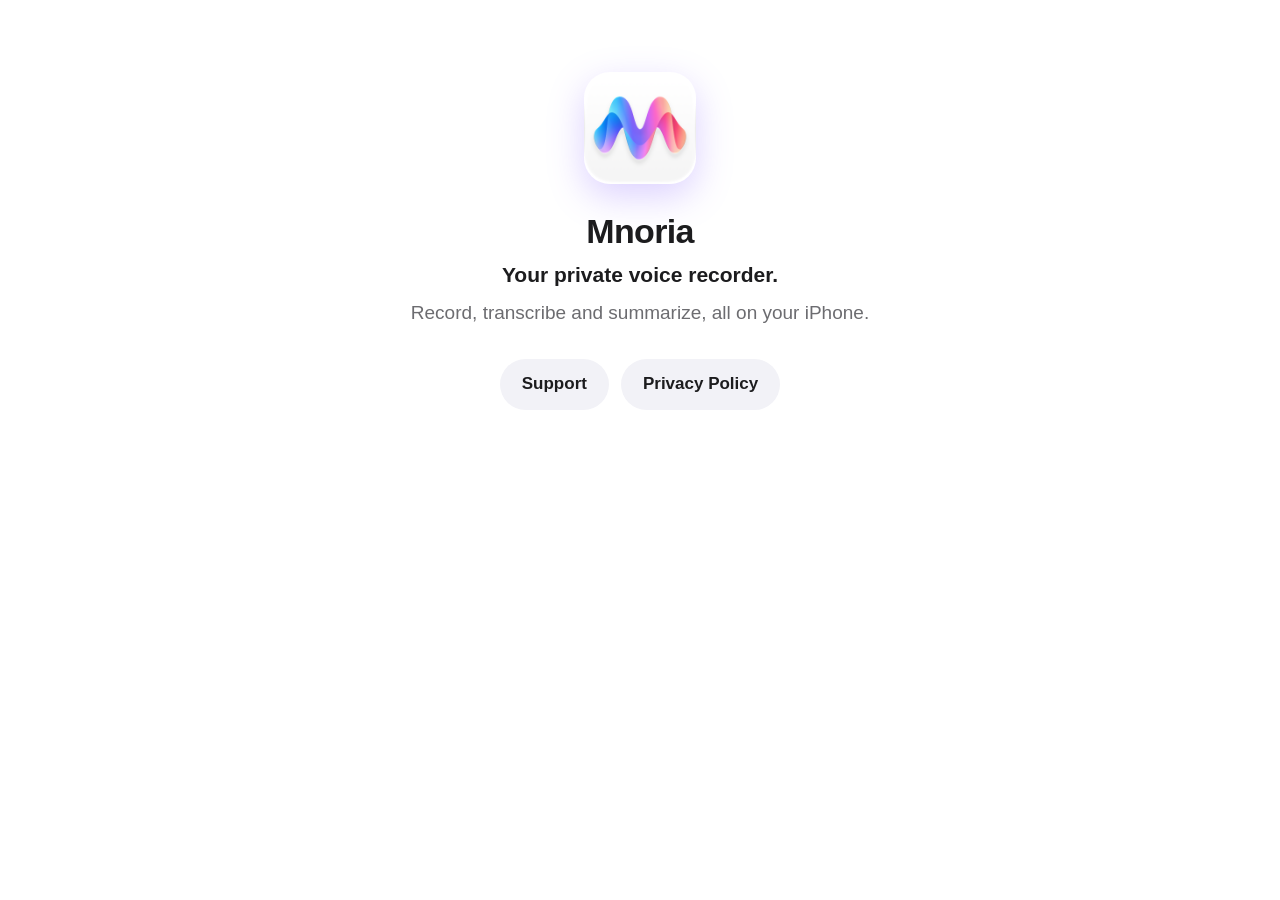
<file: index.html>
<!DOCTYPE html>
<html lang="en">
<head>
<meta charset="utf-8">
<meta name="viewport" content="width=device-width, initial-scale=1">
<title>Mnoria</title>
<meta name="description" content="Record, transcribe and summarize privately on your iPhone.">
<link rel="icon" href="icon.png">
<link rel="apple-touch-icon" href="icon.png">
<link rel="stylesheet" href="style.css">
</head>
<body>
<main>
  <div class="hero">
    <img src="icon.png" alt="Mnoria icon">
    <h1>Mnoria</h1>
    <p class="slogan">Your private voice recorder.</p>
    <p>Record, transcribe and summarize, all on your iPhone.</p>
  </div>
  <div class="links">
    <a href="support.html">Support</a>
    <a href="privacy.html">Privacy Policy</a>
  </div>
</main>
</body>
</html>
</file>
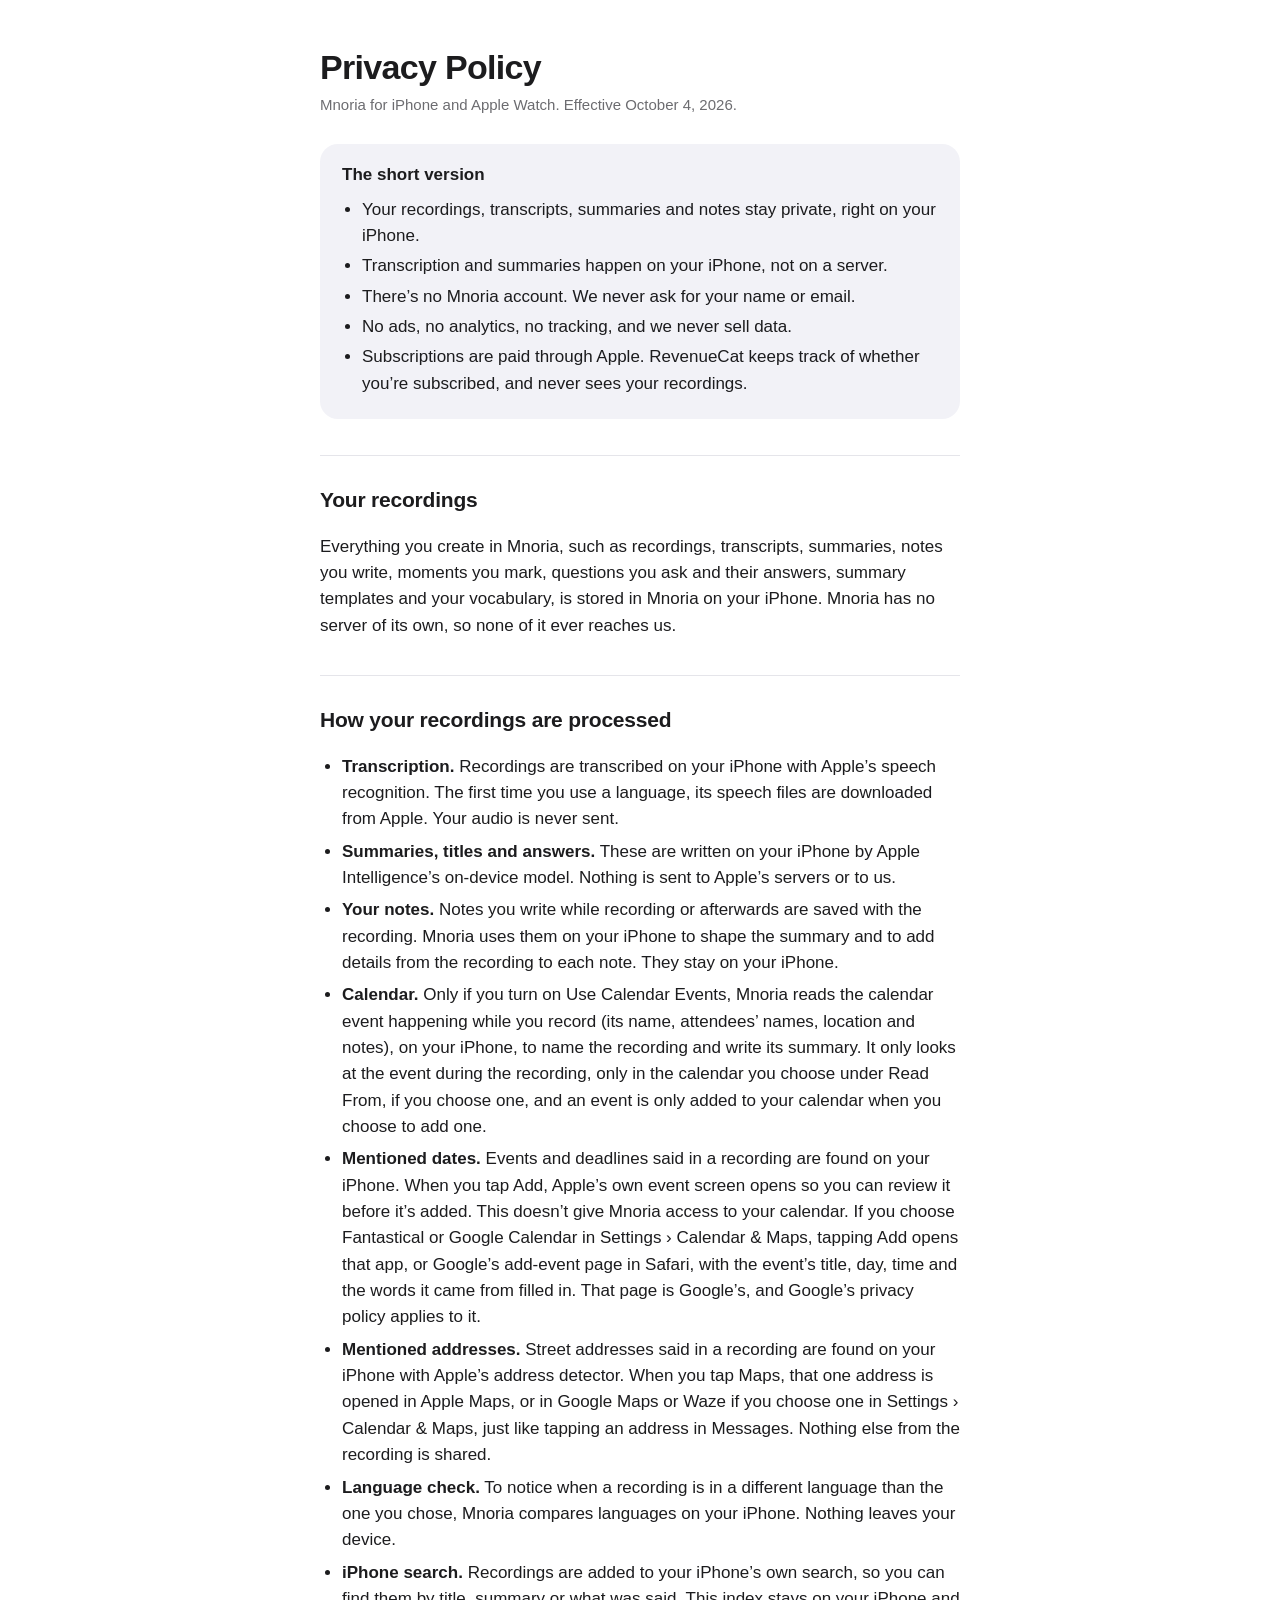
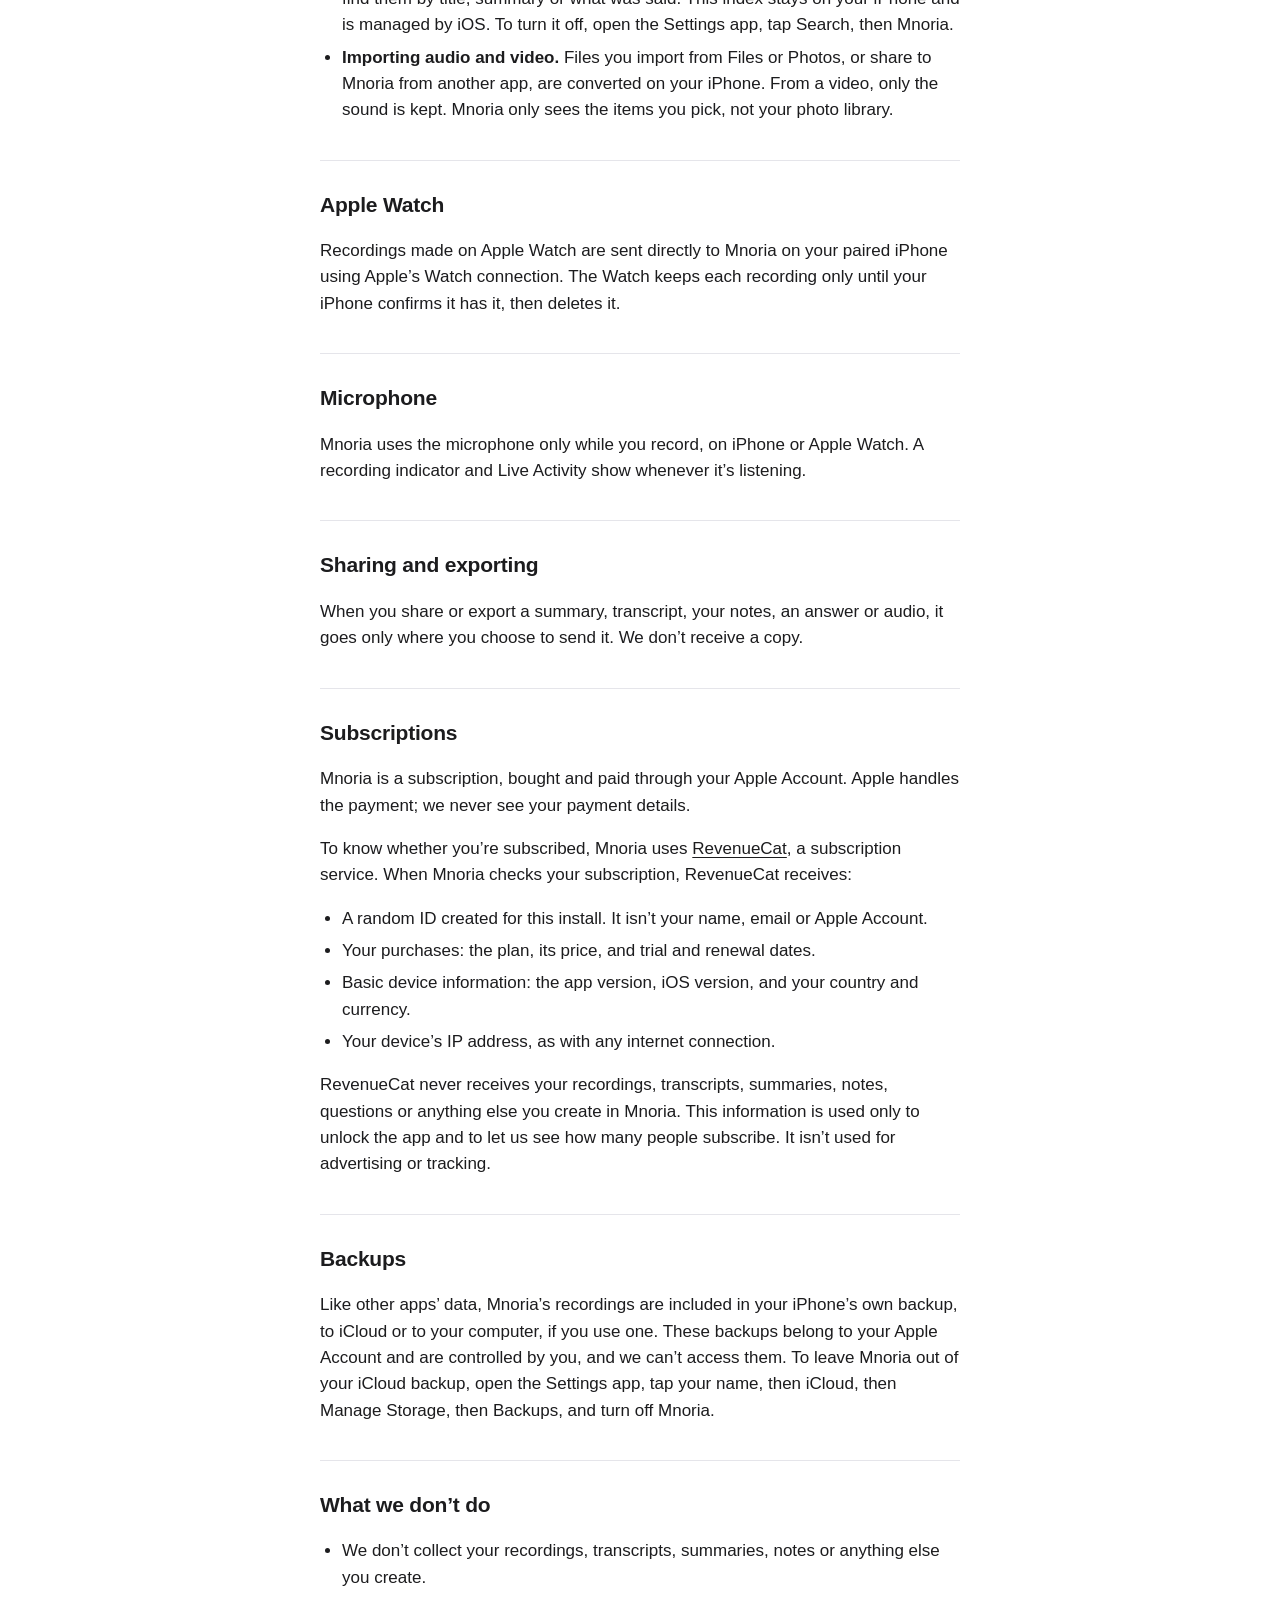
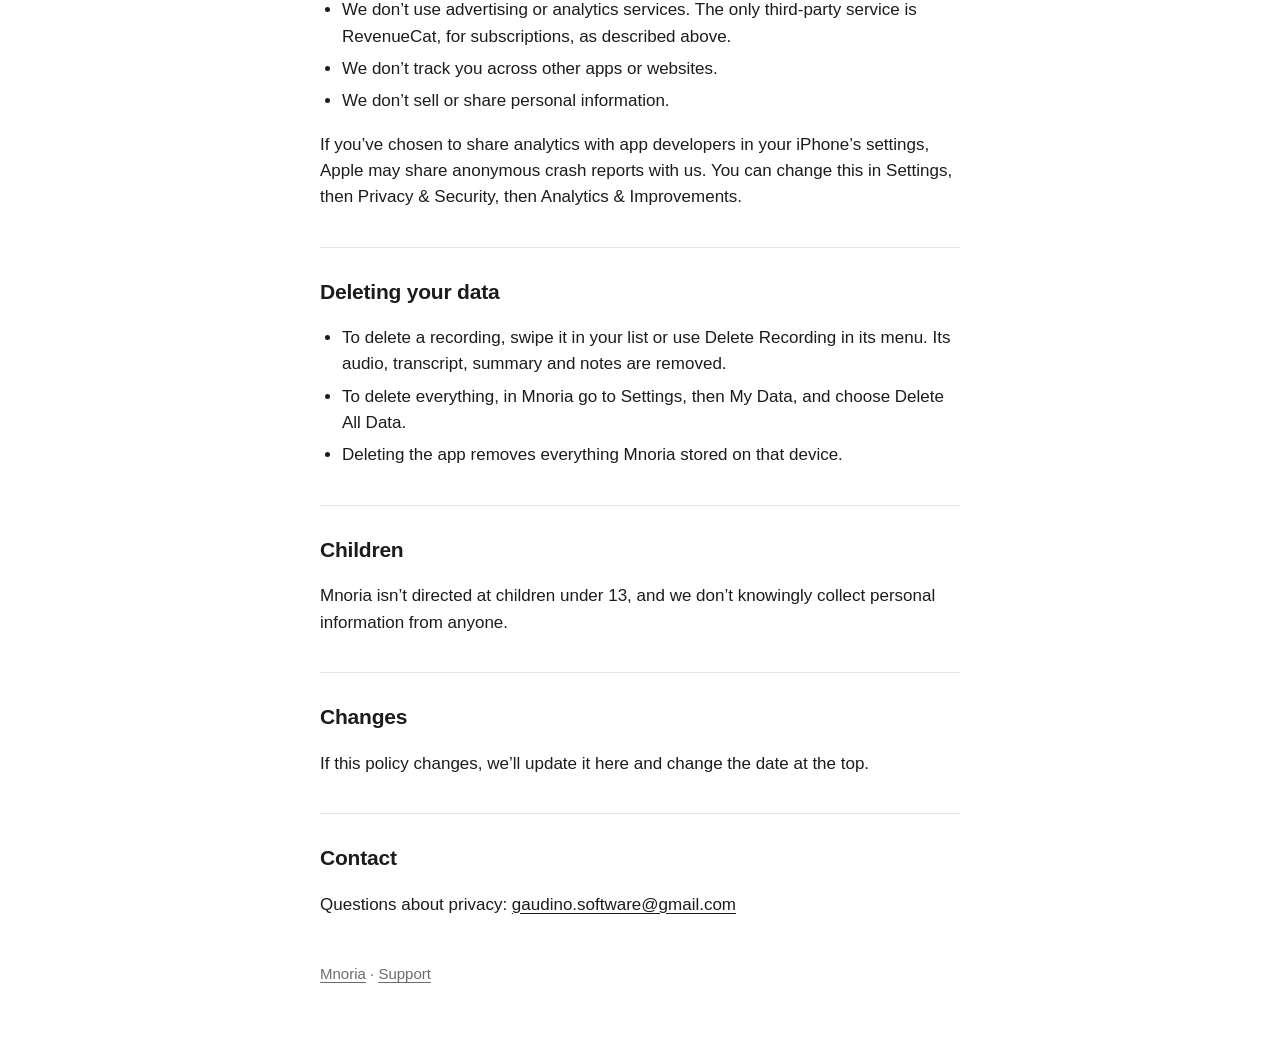
<file: privacy.html>
<!DOCTYPE html>
<html lang="en">
<head>
<meta charset="utf-8">
<meta name="viewport" content="width=device-width, initial-scale=1">
<title>Mnoria Privacy Policy</title>
<meta name="description" content="How Mnoria handles your recordings and information.">
<link rel="icon" href="icon.png">
<link rel="apple-touch-icon" href="icon.png">
<link rel="stylesheet" href="style.css">
</head>
<body>
<main>
  <h1>Privacy Policy</h1>
  <p class="updated">Mnoria for iPhone and Apple Watch. Effective October 4, 2026.</p>

  <div class="summary">
    <p>The short version</p>
    <ul>
      <li>Your recordings, transcripts, summaries and notes stay private, right on your iPhone.</li>
      <li>Transcription and summaries happen on your iPhone, not on a server.</li>
      <li>There&rsquo;s no Mnoria account. We never ask for your name or email.</li>
      <li>No ads, no analytics, no tracking, and we never sell data.</li>
      <li>Subscriptions are paid through Apple. RevenueCat keeps track of whether you&rsquo;re subscribed, and never sees your recordings.</li>
    </ul>
  </div>

  <h2>Your recordings</h2>
  <p>Everything you create in Mnoria, such as recordings, transcripts, summaries, notes you write, moments you mark, questions you ask and their answers, summary templates and your vocabulary, is stored in Mnoria on your iPhone. Mnoria has no server of its own, so none of it ever reaches us.</p>

  <h2>How your recordings are processed</h2>
  <ul>
    <li><strong>Transcription.</strong> Recordings are transcribed on your iPhone with Apple&rsquo;s speech recognition. The first time you use a language, its speech files are downloaded from Apple. Your audio is never sent.</li>
    <li><strong>Summaries, titles and answers.</strong> These are written on your iPhone by Apple Intelligence&rsquo;s on-device model. Nothing is sent to Apple&rsquo;s servers or to us.</li>
    <li><strong>Your notes.</strong> Notes you write while recording or afterwards are saved with the recording. Mnoria uses them on your iPhone to shape the summary and to add details from the recording to each note. They stay on your iPhone.</li>
    <li><strong>Calendar.</strong> Only if you turn on Use Calendar Events, Mnoria reads the calendar event happening while you record (its name, attendees&rsquo; names, location and notes), on your iPhone, to name the recording and write its summary. It only looks at the event during the recording, only in the calendar you choose under Read From, if you choose one, and an event is only added to your calendar when you choose to add one.</li>
    <li><strong>Mentioned dates.</strong> Events and deadlines said in a recording are found on your iPhone. When you tap Add, Apple&rsquo;s own event screen opens so you can review it before it&rsquo;s added. This doesn&rsquo;t give Mnoria access to your calendar. If you choose Fantastical or Google Calendar in Settings &rsaquo; Calendar &amp; Maps, tapping Add opens that app, or Google&rsquo;s add-event page in Safari, with the event&rsquo;s title, day, time and the words it came from filled in. That page is Google&rsquo;s, and Google&rsquo;s privacy policy applies to it.</li>
    <li><strong>Mentioned addresses.</strong> Street addresses said in a recording are found on your iPhone with Apple&rsquo;s address detector. When you tap Maps, that one address is opened in Apple Maps, or in Google Maps or Waze if you choose one in Settings &rsaquo; Calendar &amp; Maps, just like tapping an address in Messages. Nothing else from the recording is shared.</li>
    <li><strong>Language check.</strong> To notice when a recording is in a different language than the one you chose, Mnoria compares languages on your iPhone. Nothing leaves your device.</li>
    <li><strong>iPhone search.</strong> Recordings are added to your iPhone&rsquo;s own search, so you can find them by title, summary or what was said. This index stays on your iPhone and is managed by iOS. To turn it off, open the Settings app, tap Search, then Mnoria.</li>
    <li><strong>Importing audio and video.</strong> Files you import from Files or Photos, or share to Mnoria from another app, are converted on your iPhone. From a video, only the sound is kept. Mnoria only sees the items you pick, not your photo library.</li>
  </ul>

  <h2>Apple Watch</h2>
  <p>Recordings made on Apple Watch are sent directly to Mnoria on your paired iPhone using Apple&rsquo;s Watch connection. The Watch keeps each recording only until your iPhone confirms it has it, then deletes it.</p>

  <h2>Microphone</h2>
  <p>Mnoria uses the microphone only while you record, on iPhone or Apple Watch. A recording indicator and Live Activity show whenever it&rsquo;s listening.</p>

  <h2>Sharing and exporting</h2>
  <p>When you share or export a summary, transcript, your notes, an answer or audio, it goes only where you choose to send it. We don&rsquo;t receive a copy.</p>

  <h2>Subscriptions</h2>
  <p>Mnoria is a subscription, bought and paid through your Apple Account. Apple handles the payment; we never see your payment details.</p>
  <p>To know whether you&rsquo;re subscribed, Mnoria uses <a href="https://www.revenuecat.com/privacy">RevenueCat</a>, a subscription service. When Mnoria checks your subscription, RevenueCat receives:</p>
  <ul>
    <li>A random ID created for this install. It isn&rsquo;t your name, email or Apple Account.</li>
    <li>Your purchases: the plan, its price, and trial and renewal dates.</li>
    <li>Basic device information: the app version, iOS version, and your country and currency.</li>
    <li>Your device&rsquo;s IP address, as with any internet connection.</li>
  </ul>
  <p>RevenueCat never receives your recordings, transcripts, summaries, notes, questions or anything else you create in Mnoria. This information is used only to unlock the app and to let us see how many people subscribe. It isn&rsquo;t used for advertising or tracking.</p>

  <h2>Backups</h2>
  <p>Like other apps&rsquo; data, Mnoria&rsquo;s recordings are included in your iPhone&rsquo;s own backup, to iCloud or to your computer, if you use one. These backups belong to your Apple Account and are controlled by you, and we can&rsquo;t access them. To leave Mnoria out of your iCloud backup, open the Settings app, tap your name, then iCloud, then Manage Storage, then Backups, and turn off Mnoria.</p>

  <h2>What we don&rsquo;t do</h2>
  <ul>
    <li>We don&rsquo;t collect your recordings, transcripts, summaries, notes or anything else you create.</li>
    <li>We don&rsquo;t use advertising or analytics services. The only third-party service is RevenueCat, for subscriptions, as described above.</li>
    <li>We don&rsquo;t track you across other apps or websites.</li>
    <li>We don&rsquo;t sell or share personal information.</li>
  </ul>
  <p>If you&rsquo;ve chosen to share analytics with app developers in your iPhone&rsquo;s settings, Apple may share anonymous crash reports with us. You can change this in Settings, then Privacy &amp; Security, then Analytics &amp; Improvements.</p>

  <h2>Deleting your data</h2>
  <ul>
    <li>To delete a recording, swipe it in your list or use Delete Recording in its menu. Its audio, transcript, summary and notes are removed.</li>
    <li>To delete everything, in Mnoria go to Settings, then My Data, and choose Delete All Data.</li>
    <li>Deleting the app removes everything Mnoria stored on that device.</li>
  </ul>

  <h2>Children</h2>
  <p>Mnoria isn&rsquo;t directed at children under 13, and we don&rsquo;t knowingly collect personal information from anyone.</p>

  <h2>Changes</h2>
  <p>If this policy changes, we&rsquo;ll update it here and change the date at the top.</p>

  <h2>Contact</h2>
  <p>Questions about privacy: <a href="mailto:gaudino.software@gmail.com">gaudino.software@gmail.com</a></p>

  <footer><a href="./">Mnoria</a> &middot; <a href="support.html">Support</a></footer>
</main>
</body>
</html>
</file>
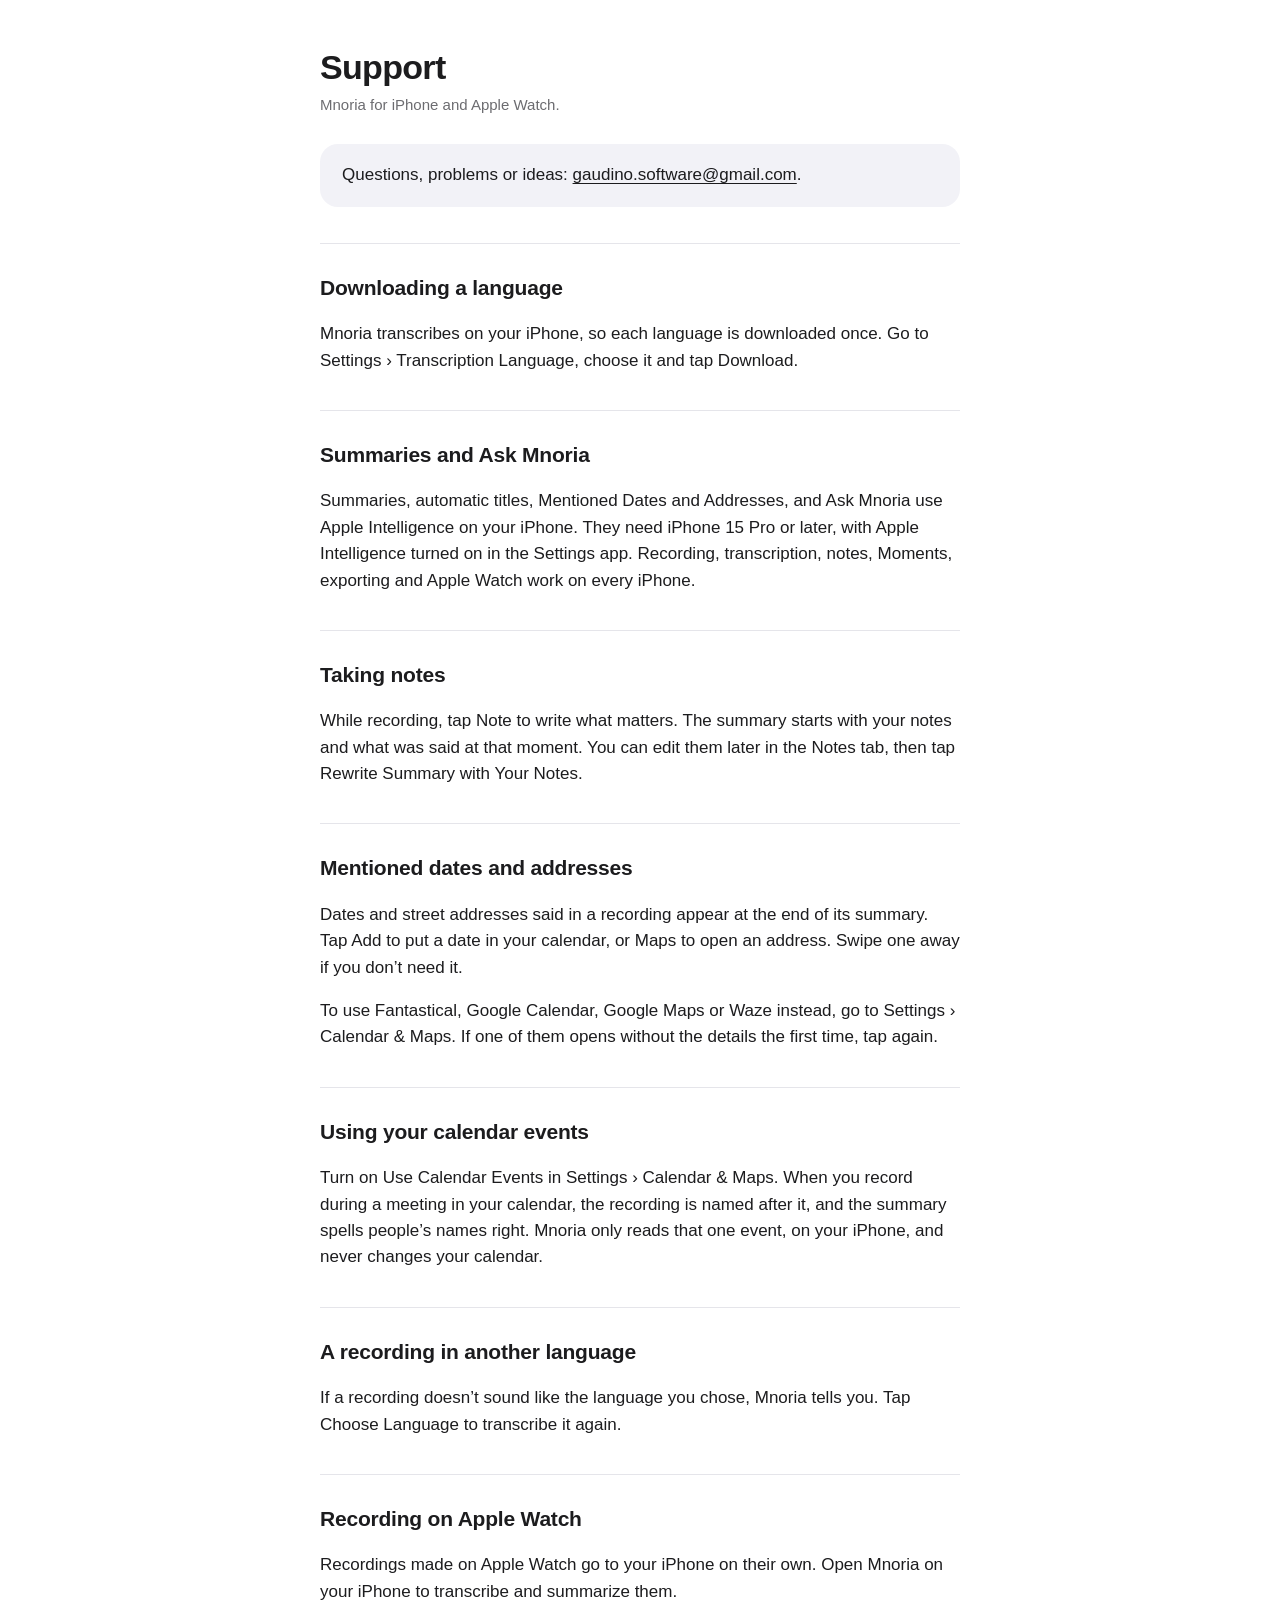
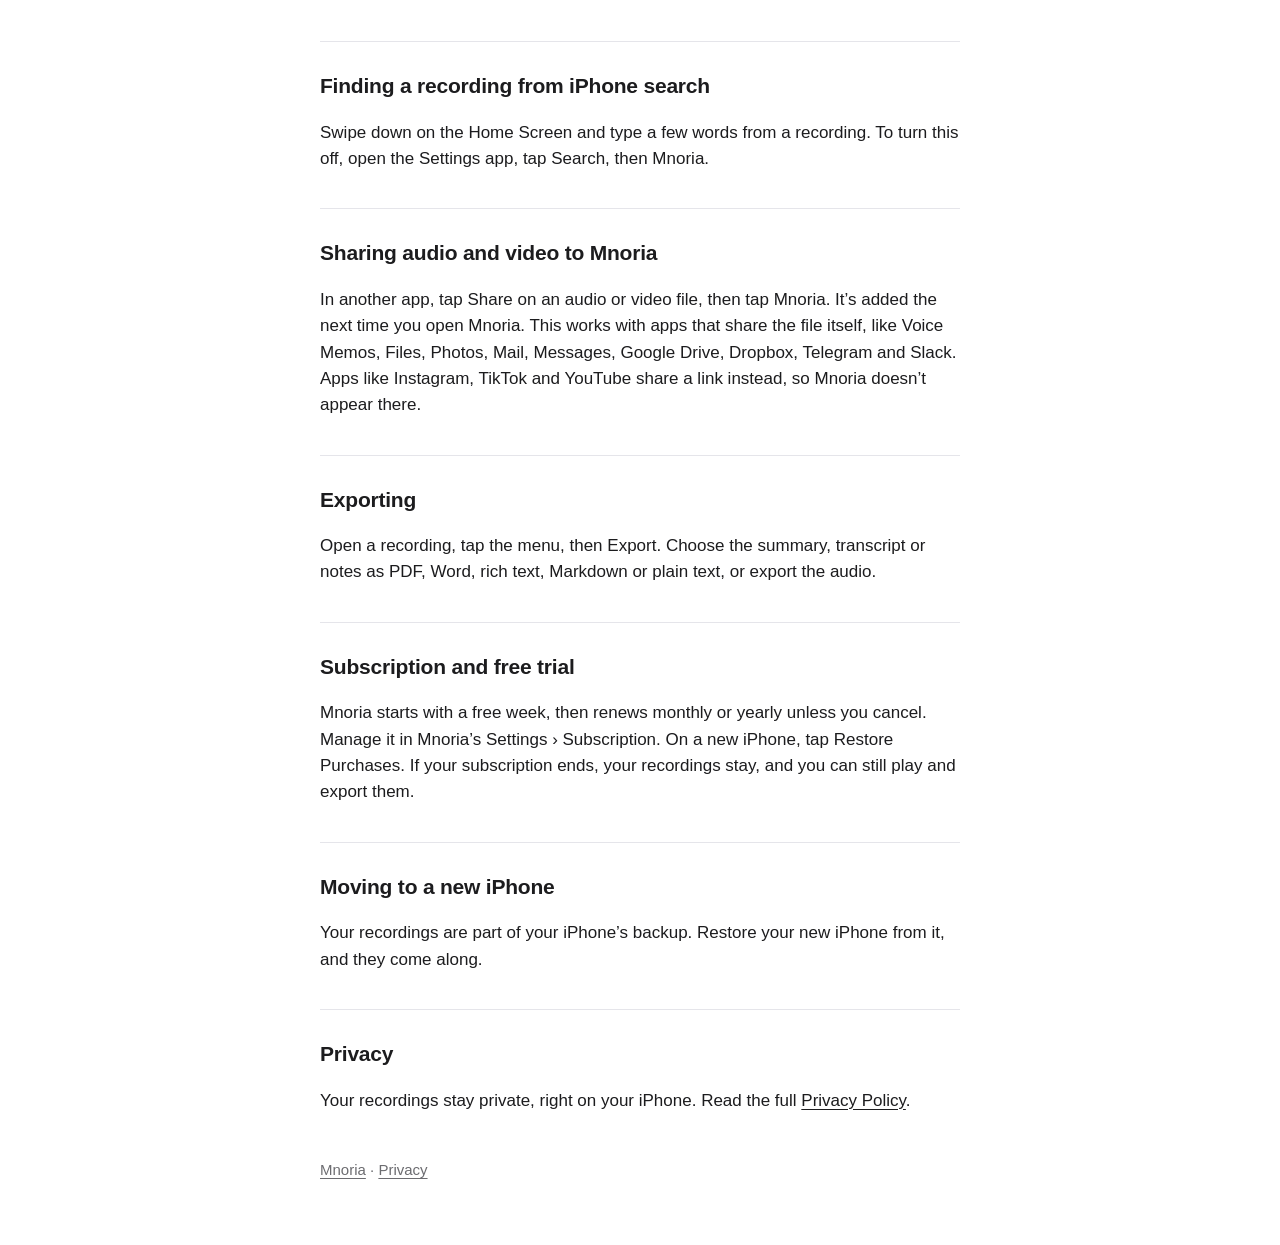
<file: support.html>
<!DOCTYPE html>
<html lang="en">
<head>
<meta charset="utf-8">
<meta name="viewport" content="width=device-width, initial-scale=1">
<title>Mnoria Support</title>
<meta name="description" content="Help with Mnoria.">
<link rel="icon" href="icon.png">
<link rel="apple-touch-icon" href="icon.png">
<link rel="stylesheet" href="style.css">
</head>
<body>
<main>
  <h1>Support</h1>
  <p class="updated">Mnoria for iPhone and Apple Watch.</p>

  <div class="contact">
    <p>Questions, problems or ideas: <a href="mailto:gaudino.software@gmail.com">gaudino.software@gmail.com</a>.</p>
  </div>

  <h2>Downloading a language</h2>
  <p>Mnoria transcribes on your iPhone, so each language is downloaded once. Go to Settings &rsaquo; Transcription Language, choose it and tap Download.</p>

  <h2>Summaries and Ask Mnoria</h2>
  <p>Summaries, automatic titles, Mentioned Dates and Addresses, and Ask Mnoria use Apple Intelligence on your iPhone. They need iPhone 15 Pro or later, with Apple Intelligence turned on in the Settings app. Recording, transcription, notes, Moments, exporting and Apple Watch work on every iPhone.</p>

  <h2>Taking notes</h2>
  <p>While recording, tap Note to write what matters. The summary starts with your notes and what was said at that moment. You can edit them later in the Notes tab, then tap Rewrite Summary with Your Notes.</p>

  <h2>Mentioned dates and addresses</h2>
  <p>Dates and street addresses said in a recording appear at the end of its summary. Tap Add to put a date in your calendar, or Maps to open an address. Swipe one away if you don&rsquo;t need it.</p>
  <p>To use Fantastical, Google Calendar, Google Maps or Waze instead, go to Settings &rsaquo; Calendar &amp; Maps. If one of them opens without the details the first time, tap again.</p>

  <h2>Using your calendar events</h2>
  <p>Turn on Use Calendar Events in Settings &rsaquo; Calendar &amp; Maps. When you record during a meeting in your calendar, the recording is named after it, and the summary spells people&rsquo;s names right. Mnoria only reads that one event, on your iPhone, and never changes your calendar.</p>

  <h2>A recording in another language</h2>
  <p>If a recording doesn&rsquo;t sound like the language you chose, Mnoria tells you. Tap Choose Language to transcribe it again.</p>

  <h2>Recording on Apple Watch</h2>
  <p>Recordings made on Apple Watch go to your iPhone on their own. Open Mnoria on your iPhone to transcribe and summarize them.</p>

  <h2>Finding a recording from iPhone search</h2>
  <p>Swipe down on the Home Screen and type a few words from a recording. To turn this off, open the Settings app, tap Search, then Mnoria.</p>

  <h2>Sharing audio and video to Mnoria</h2>
  <p>In another app, tap Share on an audio or video file, then tap Mnoria. It&rsquo;s added the next time you open Mnoria. This works with apps that share the file itself, like Voice Memos, Files, Photos, Mail, Messages, Google Drive, Dropbox, Telegram and Slack. Apps like Instagram, TikTok and YouTube share a link instead, so Mnoria doesn&rsquo;t appear there.</p>

  <h2>Exporting</h2>
  <p>Open a recording, tap the menu, then Export. Choose the summary, transcript or notes as PDF, Word, rich text, Markdown or plain text, or export the audio.</p>

  <h2>Subscription and free trial</h2>
  <p>Mnoria starts with a free week, then renews monthly or yearly unless you cancel. Manage it in Mnoria&rsquo;s Settings &rsaquo; Subscription. On a new iPhone, tap Restore Purchases. If your subscription ends, your recordings stay, and you can still play and export them.</p>

  <h2>Moving to a new iPhone</h2>
  <p>Your recordings are part of your iPhone&rsquo;s backup. Restore your new iPhone from it, and they come along.</p>

  <h2>Privacy</h2>
  <p>Your recordings stay private, right on your iPhone. Read the full <a href="privacy.html">Privacy Policy</a>.</p>

  <footer><a href="./">Mnoria</a> &middot; <a href="privacy.html">Privacy</a></footer>
</main>
</body>
</html>
</file>
<file: style.css>
:root {
  --bg: #ffffff;
  --text: #1c1c1e;
  --secondary: #6c6c70;
  --card: #f2f2f7;
  --rule: #e5e5ea;
}
@media (prefers-color-scheme: dark) {
  :root {
    --bg: #000000;
    --text: #f2f2f7;
    --secondary: #98989f;
    --card: #1c1c1e;
    --rule: #2c2c2e;
  }
}
* { box-sizing: border-box; }
body {
  margin: 0;
  background: var(--bg);
  color: var(--text);
  font: 17px/1.55 -apple-system, BlinkMacSystemFont, "SF Pro Text", "Helvetica Neue", Arial, sans-serif;
  -webkit-text-size-adjust: 100%;
}
main { max-width: 680px; margin: 0 auto; padding: 48px 20px 64px; }
h1 { font-size: 34px; line-height: 1.15; margin: 0 0 6px; letter-spacing: -0.02em; }
.updated { color: var(--secondary); margin: 0 0 28px; font-size: 15px; }
.summary, .contact {
  background: var(--card);
  border-radius: 18px;
  padding: 18px 22px;
  margin: 0 0 36px;
}
.summary p { margin: 0 0 8px; font-weight: 600; }
.contact p { margin: 0; }
.summary ul { margin: 0; padding-left: 20px; }
.summary li { margin: 4px 0; }
h2 {
  font-size: 21px;
  margin: 36px 0 8px;
  padding-top: 28px;
  border-top: 1px solid var(--rule);
  letter-spacing: -0.01em;
}
ul { padding-left: 22px; }
li { margin: 6px 0; }
a { color: var(--text); text-decoration-thickness: 1px; text-underline-offset: 3px; }
footer { color: var(--secondary); font-size: 15px; margin-top: 44px; }
footer a { color: var(--secondary); }
.hero { text-align: center; padding-top: 24px; }
.hero img { width: 112px; height: 112px; border-radius: 26px; box-shadow: 0 12px 36px rgba(130, 90, 255, 0.28); }
.hero h1 { margin-top: 20px; }
.hero p { color: var(--secondary); font-size: 19px; margin: 6px 0 0; }
.hero p.slogan { color: var(--text); font-size: 21px; font-weight: 600; margin-top: 8px; }
.links { display: flex; gap: 12px; justify-content: center; flex-wrap: wrap; margin: 32px 0 0; }
.links a {
  display: inline-block;
  padding: 12px 22px;
  border-radius: 999px;
  background: var(--card);
  color: var(--text);
  font-weight: 600;
  text-decoration: none;
}
</file>
